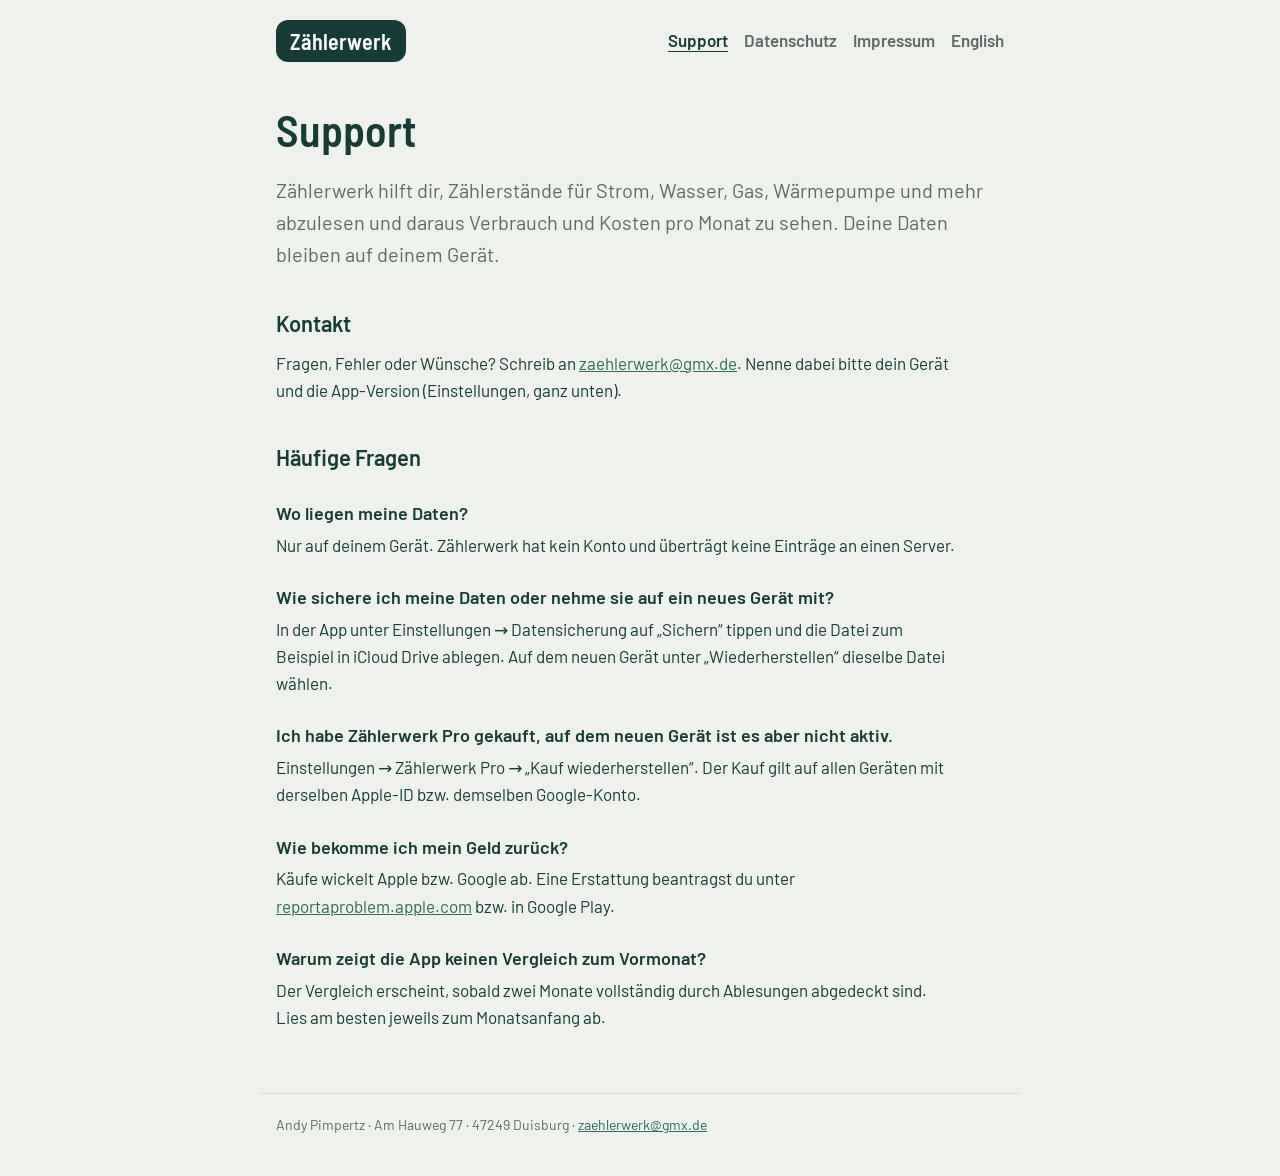
<file: index.html>
<!doctype html>
<html lang="de">
<head>
<meta charset="utf-8">
<meta name="viewport" content="width=device-width, initial-scale=1">
<title>Support · Zählerwerk</title>
<meta name="description" content="Zählerwerk – Zählerstände ablesen, Verbrauch und Kosten pro Monat im Blick.">
<link rel="stylesheet" href="site.css">
</head>
<body>
<header class="top"><a class="brand" href="index.html"><span class="plate">Zählerwerk</span></a>
<nav><a href="index.html" aria-current="page">Support</a><a href="datenschutz.html">Datenschutz</a><a href="impressum.html">Impressum</a><a href="en/index.html" lang="en">English</a></nav></header>
<main>
<h1>Support</h1>

<p class="lead">Zählerwerk hilft dir, Zählerstände für Strom, Wasser, Gas, Wärmepumpe und mehr abzulesen und daraus Verbrauch und Kosten pro Monat zu sehen. Deine Daten bleiben auf deinem Gerät.</p>
<h2>Kontakt</h2>
<p>Fragen, Fehler oder Wünsche? Schreib an <a href="mailto:zaehlerwerk@gmx.de">zaehlerwerk@gmx.de</a>. Nenne dabei bitte dein Gerät und die App-Version (Einstellungen, ganz unten).</p>
<h2>Häufige Fragen</h2>
<h3>Wo liegen meine Daten?</h3>
<p>Nur auf deinem Gerät. Zählerwerk hat kein Konto und überträgt keine Einträge an einen Server.</p>
<h3>Wie sichere ich meine Daten oder nehme sie auf ein neues Gerät mit?</h3>
<p>In der App unter Einstellungen → Datensicherung auf „Sichern“ tippen und die Datei zum Beispiel in iCloud Drive ablegen. Auf dem neuen Gerät unter „Wiederherstellen“ dieselbe Datei wählen.</p>
<h3>Ich habe Zählerwerk Pro gekauft, auf dem neuen Gerät ist es aber nicht aktiv.</h3>
<p>Einstellungen → Zählerwerk Pro → „Kauf wiederherstellen“. Der Kauf gilt auf allen Geräten mit derselben Apple-ID bzw. demselben Google-Konto.</p>
<h3>Wie bekomme ich mein Geld zurück?</h3>
<p>Käufe wickelt Apple bzw. Google ab. Eine Erstattung beantragst du unter <a href="https://reportaproblem.apple.com">reportaproblem.apple.com</a> bzw. in Google Play.</p>
<h3>Warum zeigt die App keinen Vergleich zum Vormonat?</h3>
<p>Der Vergleich erscheint, sobald zwei Monate vollständig durch Ablesungen abgedeckt sind. Lies am besten jeweils zum Monatsanfang ab.</p>

</main>
<footer>Andy Pimpertz · Am Hauweg 77 · 47249 Duisburg · <a href="mailto:zaehlerwerk@gmx.de">zaehlerwerk@gmx.de</a></footer>
</body>
</html>
</file>
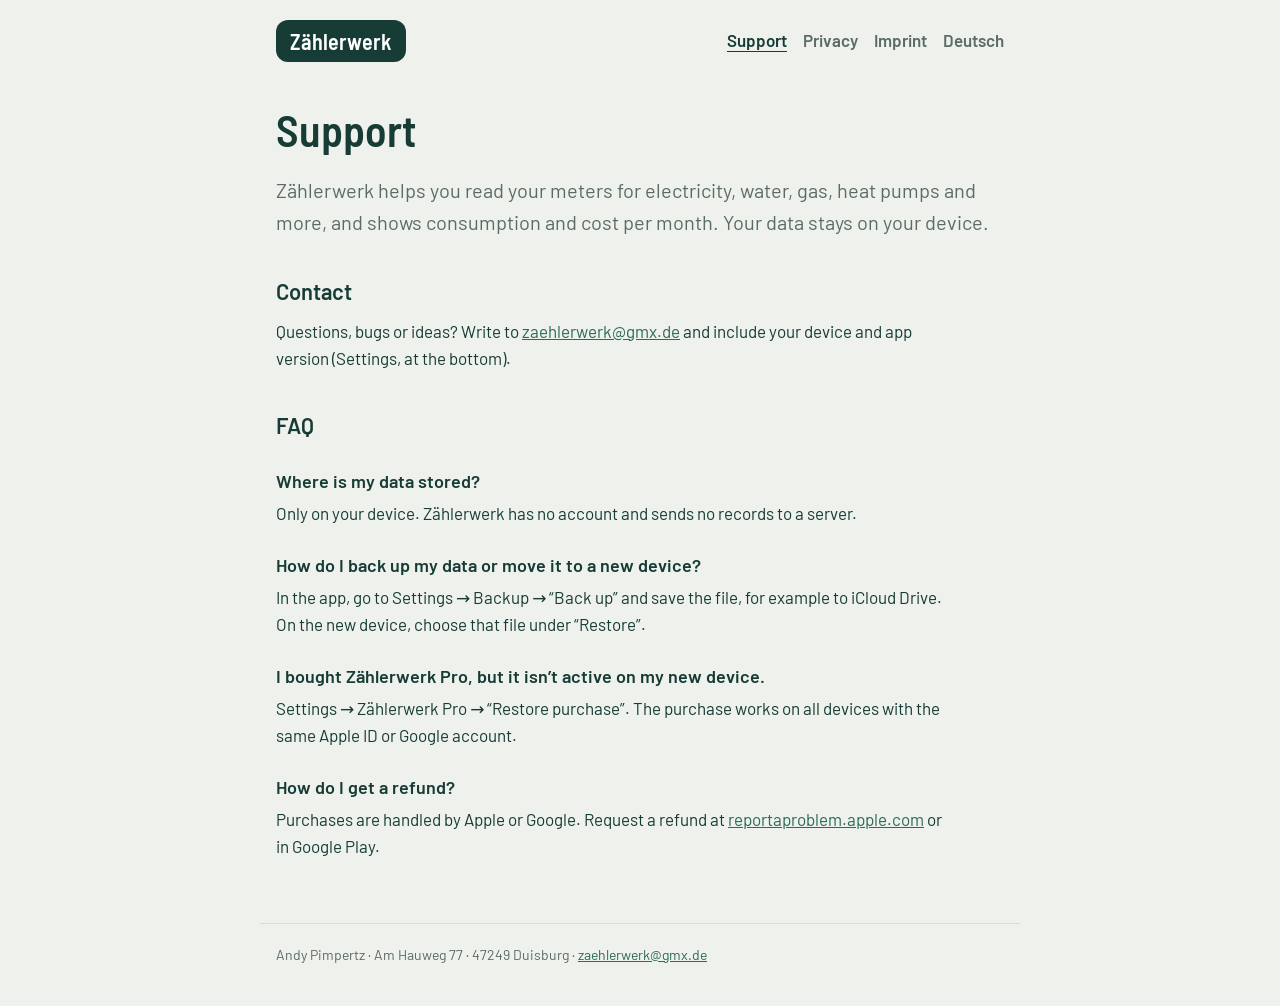
<file: en/index.html>
<!doctype html>
<html lang="en">
<head>
<meta charset="utf-8">
<meta name="viewport" content="width=device-width, initial-scale=1">
<title>Support · Zählerwerk</title>
<meta name="description" content="Zählerwerk – Zählerstände ablesen, Verbrauch und Kosten pro Monat im Blick.">
<link rel="stylesheet" href="site.css">
</head>
<body>
<header class="top"><a class="brand" href="index.html"><span class="plate">Zählerwerk</span></a>
<nav><a href="index.html" aria-current="page">Support</a><a href="../datenschutz.html">Privacy</a><a href="../impressum.html">Imprint</a><a href="../index.html" lang="de">Deutsch</a></nav></header>
<main>
<h1>Support</h1>

<p class="lead">Zählerwerk helps you read your meters for electricity, water, gas, heat pumps and more, and shows consumption and cost per month. Your data stays on your device.</p>
<h2>Contact</h2>
<p>Questions, bugs or ideas? Write to <a href="mailto:zaehlerwerk@gmx.de">zaehlerwerk@gmx.de</a> and include your device and app version (Settings, at the bottom).</p>
<h2>FAQ</h2>
<h3>Where is my data stored?</h3>
<p>Only on your device. Zählerwerk has no account and sends no records to a server.</p>
<h3>How do I back up my data or move it to a new device?</h3>
<p>In the app, go to Settings → Backup → “Back up” and save the file, for example to iCloud Drive. On the new device, choose that file under “Restore”.</p>
<h3>I bought Zählerwerk Pro, but it isn’t active on my new device.</h3>
<p>Settings → Zählerwerk Pro → “Restore purchase”. The purchase works on all devices with the same Apple ID or Google account.</p>
<h3>How do I get a refund?</h3>
<p>Purchases are handled by Apple or Google. Request a refund at <a href="https://reportaproblem.apple.com">reportaproblem.apple.com</a> or in Google Play.</p>

</main>
<footer>Andy Pimpertz · Am Hauweg 77 · 47249 Duisburg · <a href="mailto:zaehlerwerk@gmx.de">zaehlerwerk@gmx.de</a></footer>
</body>
</html>
</file>
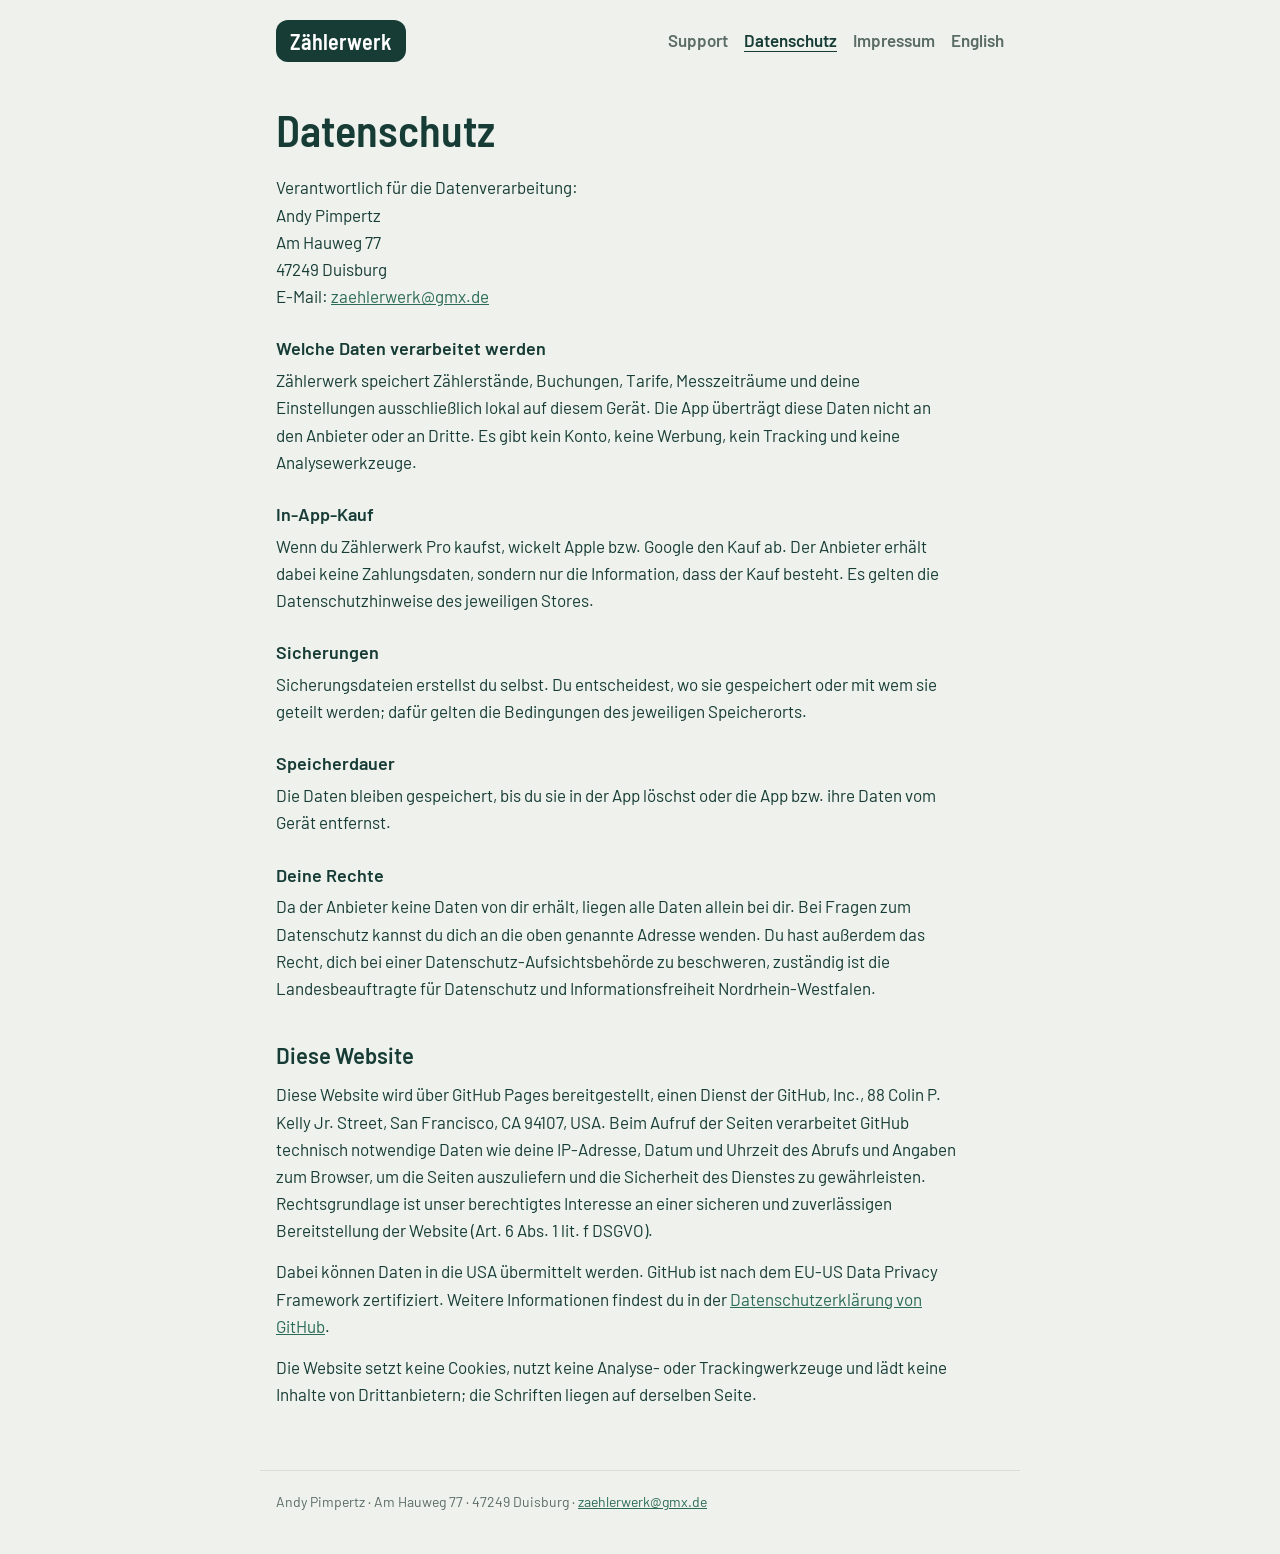
<file: datenschutz.html>
<!doctype html>
<html lang="de">
<head>
<meta charset="utf-8">
<meta name="viewport" content="width=device-width, initial-scale=1">
<title>Datenschutz · Zählerwerk</title>
<meta name="description" content="Zählerwerk – Zählerstände ablesen, Verbrauch und Kosten pro Monat im Blick.">
<link rel="stylesheet" href="site.css">
</head>
<body>
<header class="top"><a class="brand" href="index.html"><span class="plate">Zählerwerk</span></a>
<nav><a href="index.html">Support</a><a href="datenschutz.html" aria-current="page">Datenschutz</a><a href="impressum.html">Impressum</a><a href="en/privacy.html" lang="en">English</a></nav></header>
<main>
<h1>Datenschutz</h1>
<p>Verantwortlich für die Datenverarbeitung:<br>Andy Pimpertz<br>Am Hauweg 77<br>47249 Duisburg<br>E-Mail: <a href="mailto:zaehlerwerk@gmx.de">zaehlerwerk@gmx.de</a></p>
<h3>Welche Daten verarbeitet werden</h3><p>Zählerwerk speichert Zählerstände, Buchungen, Tarife, Messzeiträume und deine Einstellungen ausschließlich lokal auf diesem Gerät. Die App überträgt diese Daten nicht an den Anbieter oder an Dritte. Es gibt kein Konto, keine Werbung, kein Tracking und keine Analysewerkzeuge.</p>
<h3>In-App-Kauf</h3><p>Wenn du Zählerwerk Pro kaufst, wickelt Apple bzw. Google den Kauf ab. Der Anbieter erhält dabei keine Zahlungsdaten, sondern nur die Information, dass der Kauf besteht. Es gelten die Datenschutzhinweise des jeweiligen Stores.</p>
<h3>Sicherungen</h3><p>Sicherungsdateien erstellst du selbst. Du entscheidest, wo sie gespeichert oder mit wem sie geteilt werden; dafür gelten die Bedingungen des jeweiligen Speicherorts.</p>
<h3>Speicherdauer</h3><p>Die Daten bleiben gespeichert, bis du sie in der App löschst oder die App bzw. ihre Daten vom Gerät entfernst.</p>
<h3>Deine Rechte</h3><p>Da der Anbieter keine Daten von dir erhält, liegen alle Daten allein bei dir. Bei Fragen zum Datenschutz kannst du dich an die oben genannte Adresse wenden. Du hast außerdem das Recht, dich bei einer Datenschutz-Aufsichtsbehörde zu beschweren, zuständig ist die Landesbeauftragte für Datenschutz und Informationsfreiheit Nordrhein-Westfalen.</p>
<h2>Diese Website</h2>
<p>Diese Website wird über GitHub Pages bereitgestellt, einen Dienst der GitHub, Inc., 88 Colin P. Kelly Jr. Street, San Francisco, CA 94107, USA. Beim Aufruf der Seiten verarbeitet GitHub technisch notwendige Daten wie deine IP-Adresse, Datum und Uhrzeit des Abrufs und Angaben zum Browser, um die Seiten auszuliefern und die Sicherheit des Dienstes zu gewährleisten. Rechtsgrundlage ist unser berechtigtes Interesse an einer sicheren und zuverlässigen Bereitstellung der Website (Art. 6 Abs. 1 lit. f DSGVO).</p>
<p>Dabei können Daten in die USA übermittelt werden. GitHub ist nach dem EU-US Data Privacy Framework zertifiziert. Weitere Informationen findest du in der <a href="https://docs.github.com/de/site-policy/privacy-policies/github-general-privacy-statement">Datenschutzerklärung von GitHub</a>.</p>
<p>Die Website setzt keine Cookies, nutzt keine Analyse- oder Trackingwerkzeuge und lädt keine Inhalte von Drittanbietern; die Schriften liegen auf derselben Seite.</p>

</main>
<footer>Andy Pimpertz · Am Hauweg 77 · 47249 Duisburg · <a href="mailto:zaehlerwerk@gmx.de">zaehlerwerk@gmx.de</a></footer>
</body>
</html>
</file>
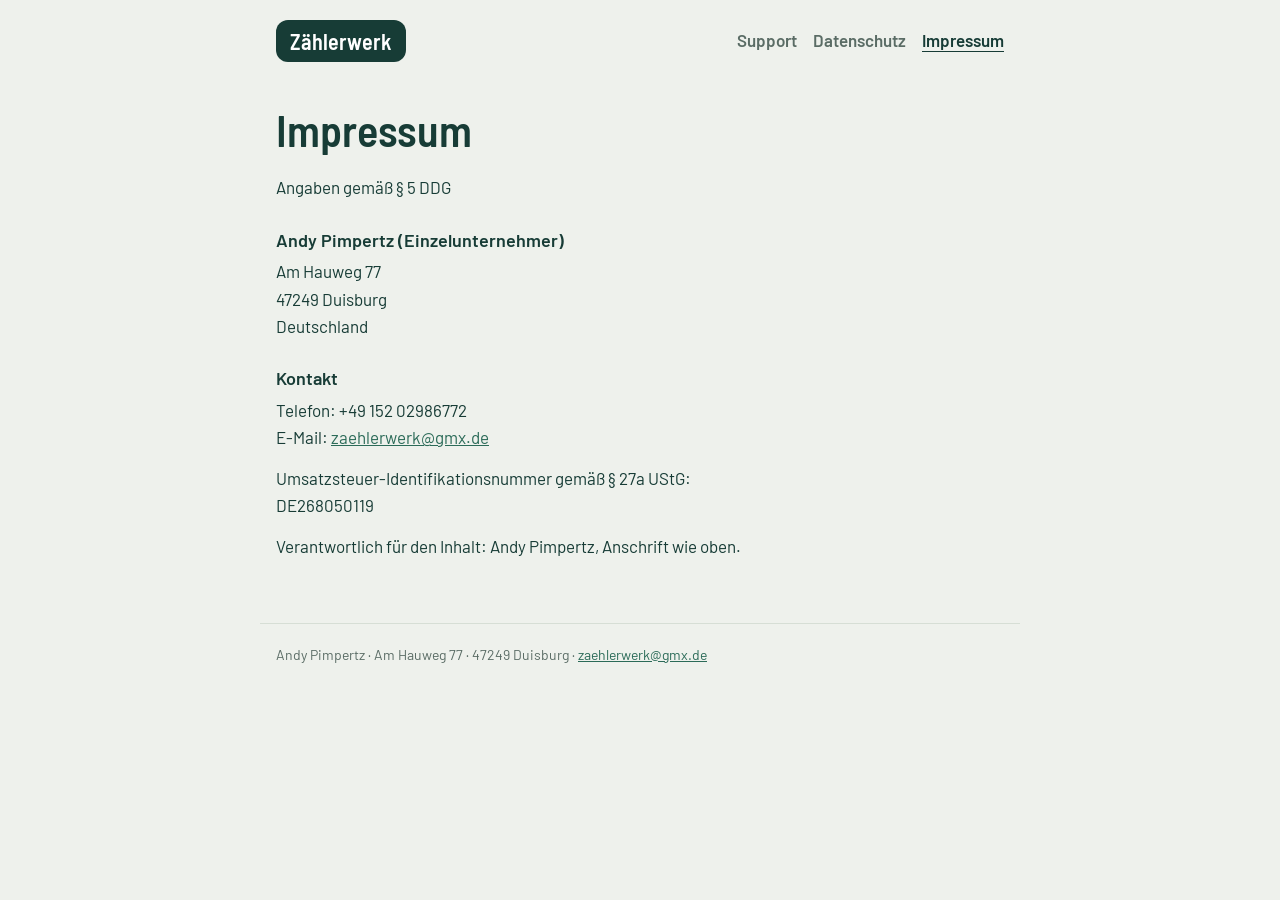
<file: impressum.html>
<!doctype html>
<html lang="de">
<head>
<meta charset="utf-8">
<meta name="viewport" content="width=device-width, initial-scale=1">
<title>Impressum · Zählerwerk</title>
<meta name="description" content="Zählerwerk – Zählerstände ablesen, Verbrauch und Kosten pro Monat im Blick.">
<link rel="stylesheet" href="site.css">
</head>
<body>
<header class="top"><a class="brand" href="index.html"><span class="plate">Zählerwerk</span></a>
<nav><a href="index.html">Support</a><a href="datenschutz.html">Datenschutz</a><a href="impressum.html" aria-current="page">Impressum</a></nav></header>
<main>
<h1>Impressum</h1>
<p>Angaben gemäß § 5 DDG</p>
<h3>Andy Pimpertz (Einzelunternehmer)</h3><p>Am Hauweg 77<br>47249 Duisburg<br>Deutschland</p>
<h3>Kontakt</h3><p>Telefon: +49 152 02986772<br>E-Mail: <a href="mailto:zaehlerwerk@gmx.de">zaehlerwerk@gmx.de</a></p>
<p>Umsatzsteuer-Identifikationsnummer gemäß § 27a UStG:<br>DE268050119</p>
<p>Verantwortlich für den Inhalt: Andy Pimpertz, Anschrift wie oben.</p>
</main>
<footer>Andy Pimpertz · Am Hauweg 77 · 47249 Duisburg · <a href="mailto:zaehlerwerk@gmx.de">zaehlerwerk@gmx.de</a></footer>
</body>
</html>
</file>
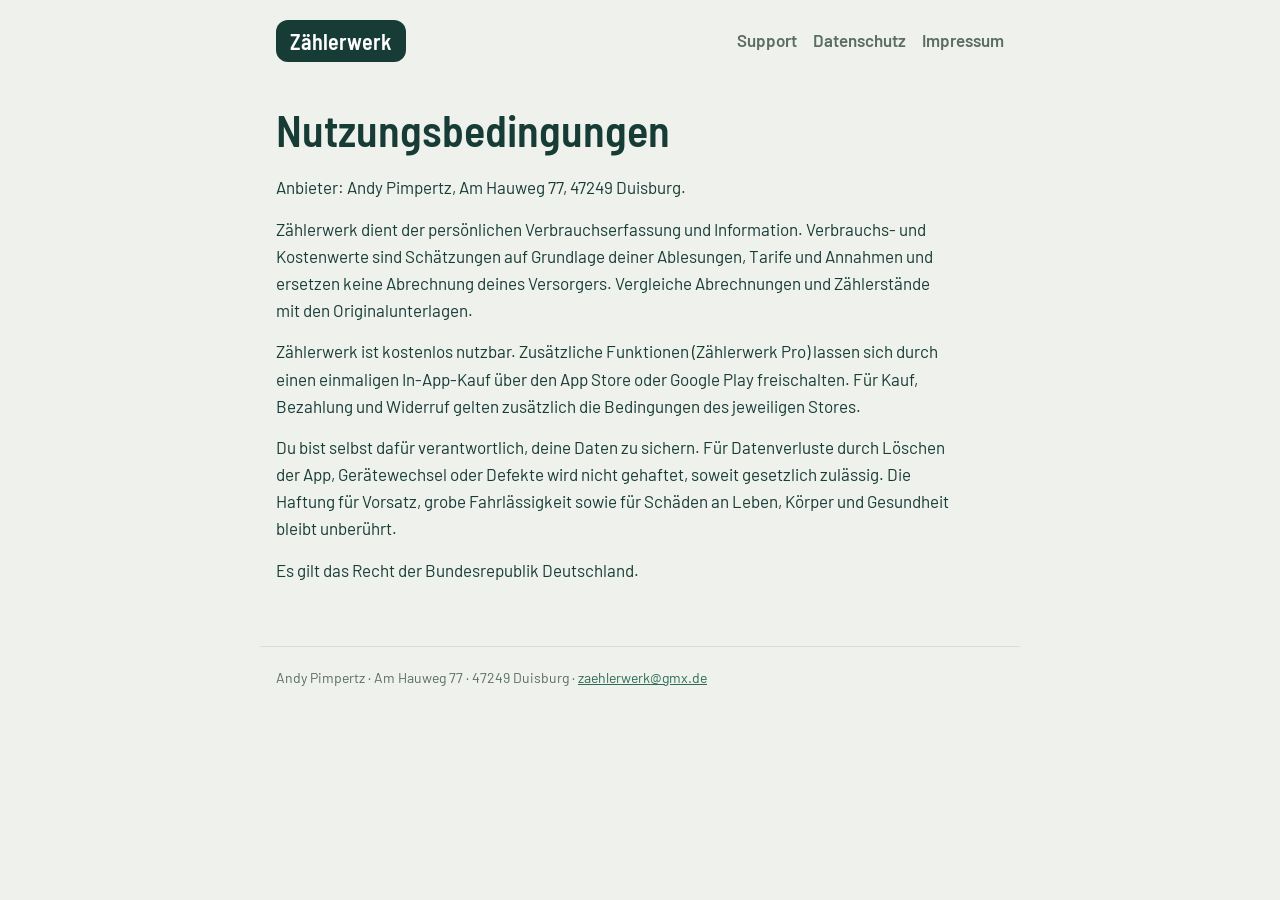
<file: nutzungsbedingungen.html>
<!doctype html>
<html lang="de">
<head>
<meta charset="utf-8">
<meta name="viewport" content="width=device-width, initial-scale=1">
<title>Nutzungsbedingungen · Zählerwerk</title>
<meta name="description" content="Zählerwerk – Zählerstände ablesen, Verbrauch und Kosten pro Monat im Blick.">
<link rel="stylesheet" href="site.css">
</head>
<body>
<header class="top"><a class="brand" href="index.html"><span class="plate">Zählerwerk</span></a>
<nav><a href="index.html">Support</a><a href="datenschutz.html">Datenschutz</a><a href="impressum.html">Impressum</a></nav></header>
<main>
<h1>Nutzungsbedingungen</h1>
<p>Anbieter: Andy Pimpertz, Am Hauweg 77, 47249 Duisburg.</p>
<p>Zählerwerk dient der persönlichen Verbrauchserfassung und Information. Verbrauchs- und Kostenwerte sind Schätzungen auf Grundlage deiner Ablesungen, Tarife und Annahmen und ersetzen keine Abrechnung deines Versorgers. Vergleiche Abrechnungen und Zählerstände mit den Originalunterlagen.</p>
<p>Zählerwerk ist kostenlos nutzbar. Zusätzliche Funktionen (Zählerwerk Pro) lassen sich durch einen einmaligen In-App-Kauf über den App Store oder Google Play freischalten. Für Kauf, Bezahlung und Widerruf gelten zusätzlich die Bedingungen des jeweiligen Stores.</p>
<p>Du bist selbst dafür verantwortlich, deine Daten zu sichern. Für Datenverluste durch Löschen der App, Gerätewechsel oder Defekte wird nicht gehaftet, soweit gesetzlich zulässig. Die Haftung für Vorsatz, grobe Fahrlässigkeit sowie für Schäden an Leben, Körper und Gesundheit bleibt unberührt.</p>
<p>Es gilt das Recht der Bundesrepublik Deutschland.</p>
</main>
<footer>Andy Pimpertz · Am Hauweg 77 · 47249 Duisburg · <a href="mailto:zaehlerwerk@gmx.de">zaehlerwerk@gmx.de</a></footer>
</body>
</html>
</file>
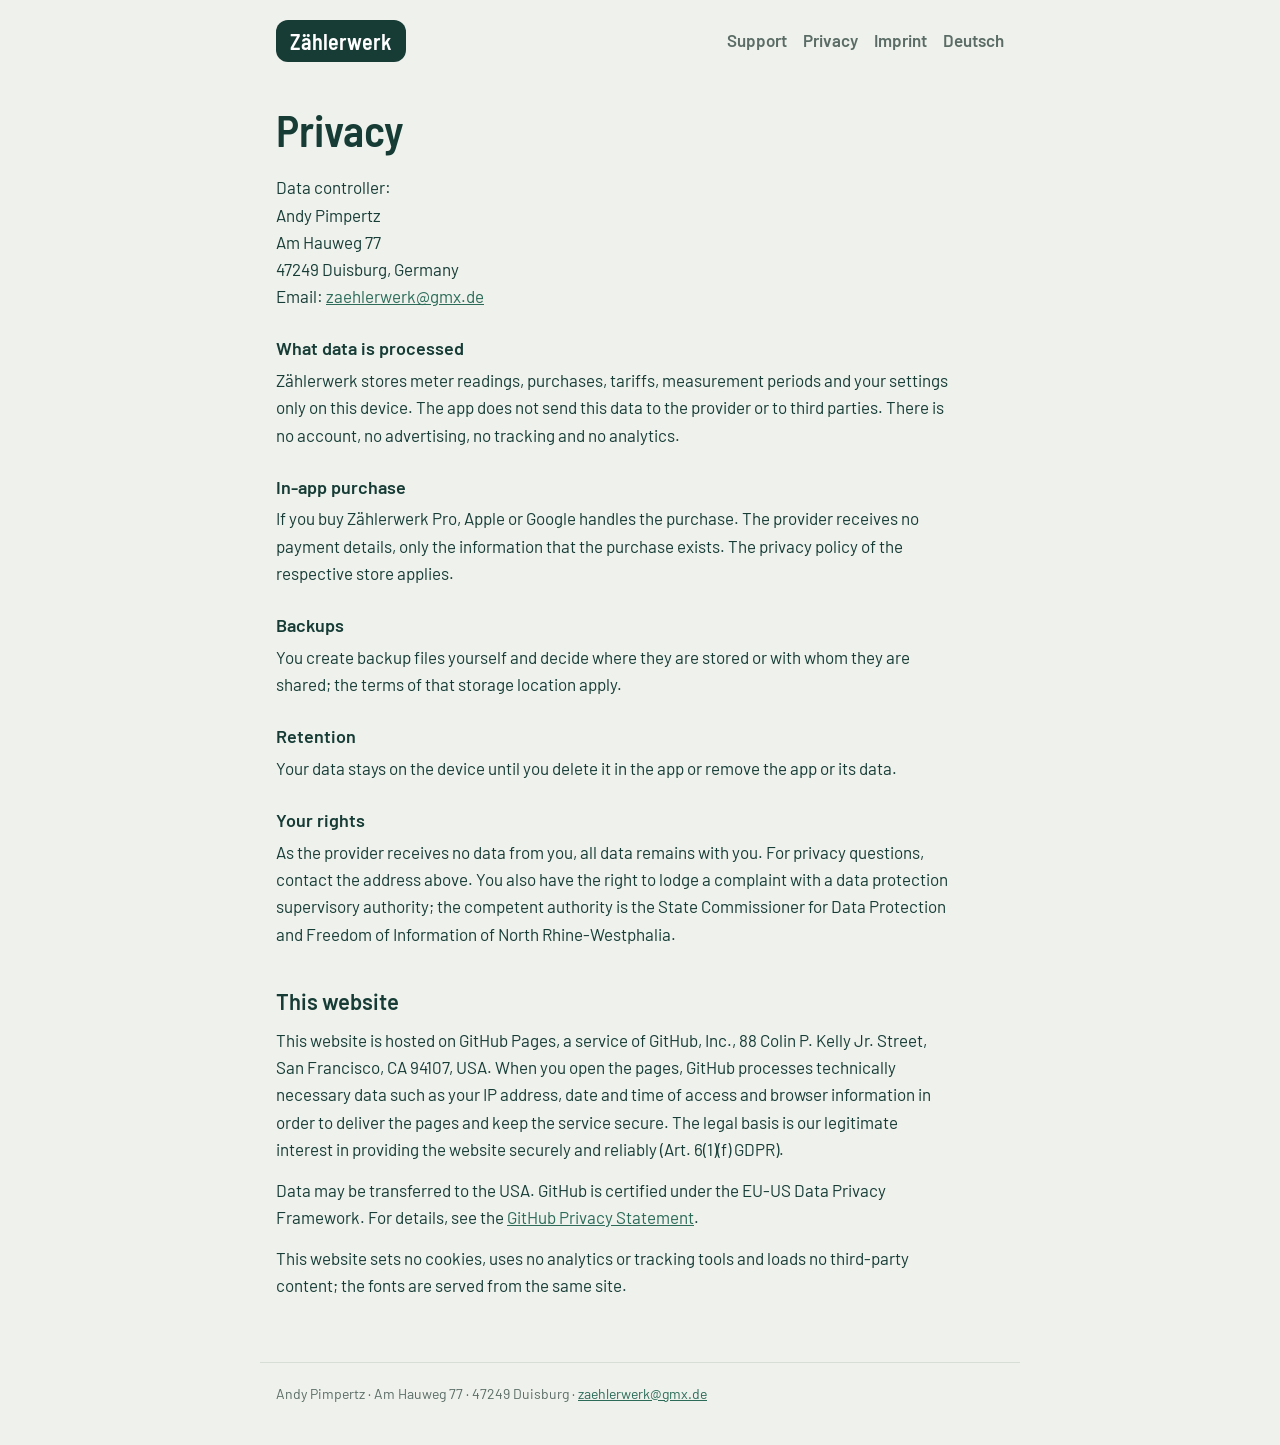
<file: en/privacy.html>
<!doctype html>
<html lang="en">
<head>
<meta charset="utf-8">
<meta name="viewport" content="width=device-width, initial-scale=1">
<title>Privacy · Zählerwerk</title>
<meta name="description" content="Zählerwerk – Zählerstände ablesen, Verbrauch und Kosten pro Monat im Blick.">
<link rel="stylesheet" href="site.css">
</head>
<body>
<header class="top"><a class="brand" href="index.html"><span class="plate">Zählerwerk</span></a>
<nav><a href="index.html">Support</a><a href="privacy.html">Privacy</a><a href="../impressum.html">Imprint</a><a href="../datenschutz.html" lang="de">Deutsch</a></nav></header>
<main>
<h1>Privacy</h1>
<p>Data controller:<br>Andy Pimpertz<br>Am Hauweg 77<br>47249 Duisburg, Germany<br>Email: <a href="mailto:zaehlerwerk@gmx.de">zaehlerwerk@gmx.de</a></p>
<h3>What data is processed</h3><p>Zählerwerk stores meter readings, purchases, tariffs, measurement periods and your settings only on this device. The app does not send this data to the provider or to third parties. There is no account, no advertising, no tracking and no analytics.</p>
<h3>In-app purchase</h3><p>If you buy Zählerwerk Pro, Apple or Google handles the purchase. The provider receives no payment details, only the information that the purchase exists. The privacy policy of the respective store applies.</p>
<h3>Backups</h3><p>You create backup files yourself and decide where they are stored or with whom they are shared; the terms of that storage location apply.</p>
<h3>Retention</h3><p>Your data stays on the device until you delete it in the app or remove the app or its data.</p>
<h3>Your rights</h3><p>As the provider receives no data from you, all data remains with you. For privacy questions, contact the address above. You also have the right to lodge a complaint with a data protection supervisory authority; the competent authority is the State Commissioner for Data Protection and Freedom of Information of North Rhine-Westphalia.</p>
<h2>This website</h2>
<p>This website is hosted on GitHub Pages, a service of GitHub, Inc., 88 Colin P. Kelly Jr. Street, San Francisco, CA 94107, USA. When you open the pages, GitHub processes technically necessary data such as your IP address, date and time of access and browser information in order to deliver the pages and keep the service secure. The legal basis is our legitimate interest in providing the website securely and reliably (Art. 6(1)(f) GDPR).</p>
<p>Data may be transferred to the USA. GitHub is certified under the EU-US Data Privacy Framework. For details, see the <a href="https://docs.github.com/en/site-policy/privacy-policies/github-general-privacy-statement">GitHub Privacy Statement</a>.</p>
<p>This website sets no cookies, uses no analytics or tracking tools and loads no third-party content; the fonts are served from the same site.</p>

</main>
<footer>Andy Pimpertz · Am Hauweg 77 · 47249 Duisburg · <a href="mailto:zaehlerwerk@gmx.de">zaehlerwerk@gmx.de</a></footer>
</body>
</html>
</file>
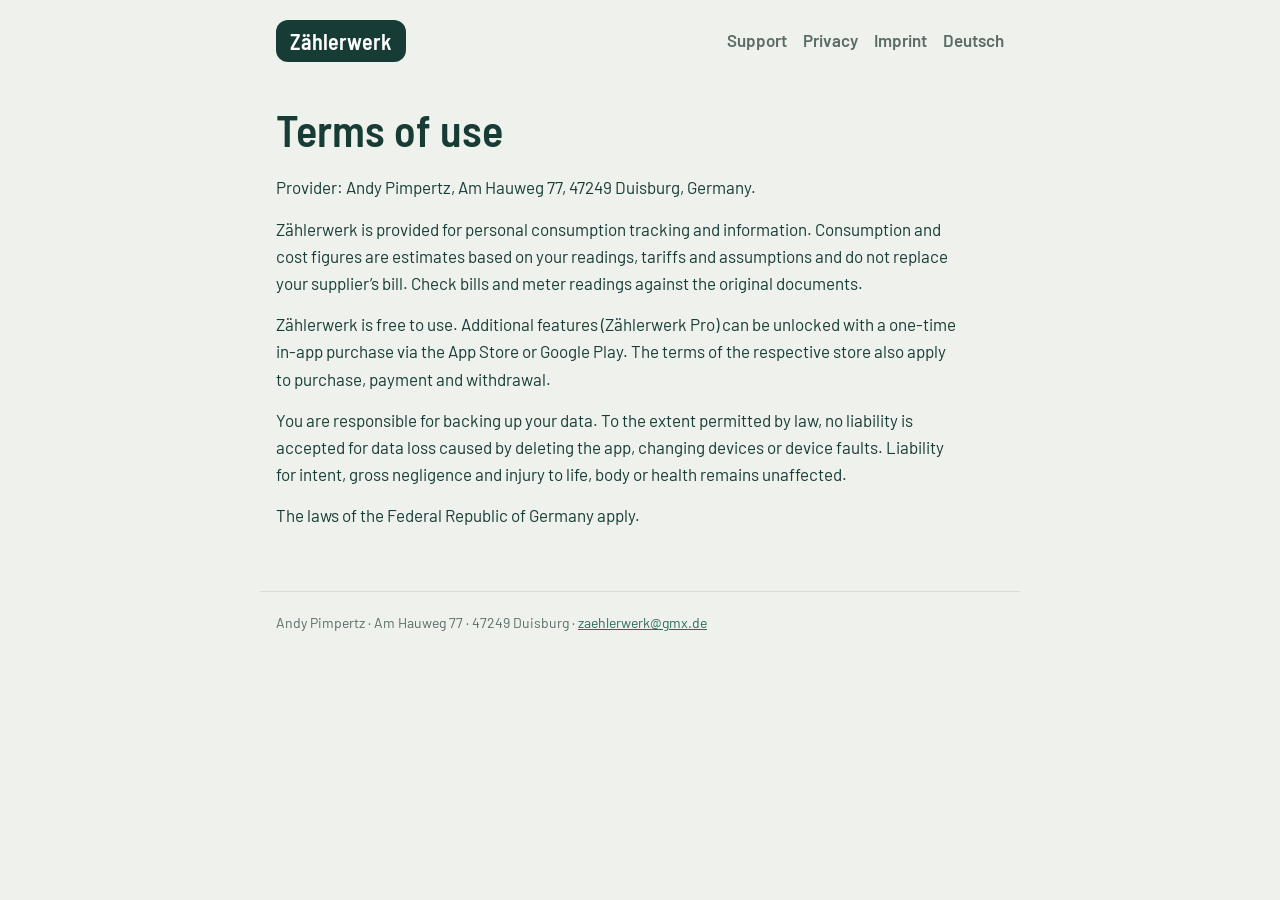
<file: en/terms.html>
<!doctype html>
<html lang="en">
<head>
<meta charset="utf-8">
<meta name="viewport" content="width=device-width, initial-scale=1">
<title>Terms of use · Zählerwerk</title>
<meta name="description" content="Zählerwerk – Zählerstände ablesen, Verbrauch und Kosten pro Monat im Blick.">
<link rel="stylesheet" href="site.css">
</head>
<body>
<header class="top"><a class="brand" href="index.html"><span class="plate">Zählerwerk</span></a>
<nav><a href="index.html">Support</a><a href="privacy.html">Privacy</a><a href="../impressum.html">Imprint</a><a href="../nutzungsbedingungen.html" lang="de">Deutsch</a></nav></header>
<main>
<h1>Terms of use</h1>
<p>Provider: Andy Pimpertz, Am Hauweg 77, 47249 Duisburg, Germany.</p>
<p>Zählerwerk is provided for personal consumption tracking and information. Consumption and cost figures are estimates based on your readings, tariffs and assumptions and do not replace your supplier’s bill. Check bills and meter readings against the original documents.</p>
<p>Zählerwerk is free to use. Additional features (Zählerwerk Pro) can be unlocked with a one-time in-app purchase via the App Store or Google Play. The terms of the respective store also apply to purchase, payment and withdrawal.</p>
<p>You are responsible for backing up your data. To the extent permitted by law, no liability is accepted for data loss caused by deleting the app, changing devices or device faults. Liability for intent, gross negligence and injury to life, body or health remains unaffected.</p>
<p>The laws of the Federal Republic of Germany apply.</p>
</main>
<footer>Andy Pimpertz · Am Hauweg 77 · 47249 Duisburg · <a href="mailto:zaehlerwerk@gmx.de">zaehlerwerk@gmx.de</a></footer>
</body>
</html>
</file>
<file: site.css>
@font-face{font-family:Barlow;font-weight:400;src:url(fonts/barlow-latin-400-normal.woff2) format('woff2')}
@font-face{font-family:Barlow;font-weight:600;src:url(fonts/barlow-latin-600-normal.woff2) format('woff2')}
@font-face{font-family:'Barlow Semi Condensed';font-weight:600;src:url(fonts/barlow-semi-condensed-latin-600-normal.woff2) format('woff2')}
:root{--ink:#173c36;--paper:#eef1ec;--muted:#5a6c65;--line:#d6ded5;--signal:#d9fa83}
*{box-sizing:border-box}body{margin:0;background:var(--paper);color:var(--ink);font:400 17px/1.6 Barlow,system-ui,sans-serif}
a{color:#2b6b58}.top{display:flex;flex-wrap:wrap;gap:12px 20px;align-items:center;justify-content:space-between;max-width:760px;margin:0 auto;padding:20px 16px}
.brand{text-decoration:none}.plate{display:inline-block;background:var(--ink);color:#fff;font:600 22px/1 'Barlow Semi Condensed',Barlow,sans-serif;padding:10px 14px;border-radius:12px}
nav{display:flex;flex-wrap:wrap;gap:4px 16px}nav a{text-decoration:none;font-weight:600;color:var(--muted)}nav a[aria-current]{color:var(--ink);text-decoration:underline;text-underline-offset:4px}
main{max-width:760px;margin:0 auto;padding:8px 16px 48px}h1{font:600 clamp(32px,7vw,44px)/1.1 'Barlow Semi Condensed',Barlow,sans-serif;margin:16px 0 20px}
h2{font-size:22px;margin:36px 0 8px}h3{font-size:18px;margin:24px 0 4px}p{margin:0 0 14px;max-width:68ch}.lead{font-size:20px;color:var(--muted)}
footer{max-width:760px;margin:0 auto;padding:20px 16px 40px;border-top:1px solid var(--line);font-size:14px;color:var(--muted)}
</file>
<file: en/site.css>
@font-face{font-family:Barlow;font-weight:400;src:url(../fonts/barlow-latin-400-normal.woff2) format('woff2')}
@font-face{font-family:Barlow;font-weight:600;src:url(../fonts/barlow-latin-600-normal.woff2) format('woff2')}
@font-face{font-family:'Barlow Semi Condensed';font-weight:600;src:url(../fonts/barlow-semi-condensed-latin-600-normal.woff2) format('woff2')}
:root{--ink:#173c36;--paper:#eef1ec;--muted:#5a6c65;--line:#d6ded5;--signal:#d9fa83}
*{box-sizing:border-box}body{margin:0;background:var(--paper);color:var(--ink);font:400 17px/1.6 Barlow,system-ui,sans-serif}
a{color:#2b6b58}.top{display:flex;flex-wrap:wrap;gap:12px 20px;align-items:center;justify-content:space-between;max-width:760px;margin:0 auto;padding:20px 16px}
.brand{text-decoration:none}.plate{display:inline-block;background:var(--ink);color:#fff;font:600 22px/1 'Barlow Semi Condensed',Barlow,sans-serif;padding:10px 14px;border-radius:12px}
nav{display:flex;flex-wrap:wrap;gap:4px 16px}nav a{text-decoration:none;font-weight:600;color:var(--muted)}nav a[aria-current]{color:var(--ink);text-decoration:underline;text-underline-offset:4px}
main{max-width:760px;margin:0 auto;padding:8px 16px 48px}h1{font:600 clamp(32px,7vw,44px)/1.1 'Barlow Semi Condensed',Barlow,sans-serif;margin:16px 0 20px}
h2{font-size:22px;margin:36px 0 8px}h3{font-size:18px;margin:24px 0 4px}p{margin:0 0 14px;max-width:68ch}.lead{font-size:20px;color:var(--muted)}
footer{max-width:760px;margin:0 auto;padding:20px 16px 40px;border-top:1px solid var(--line);font-size:14px;color:var(--muted)}
</file>
